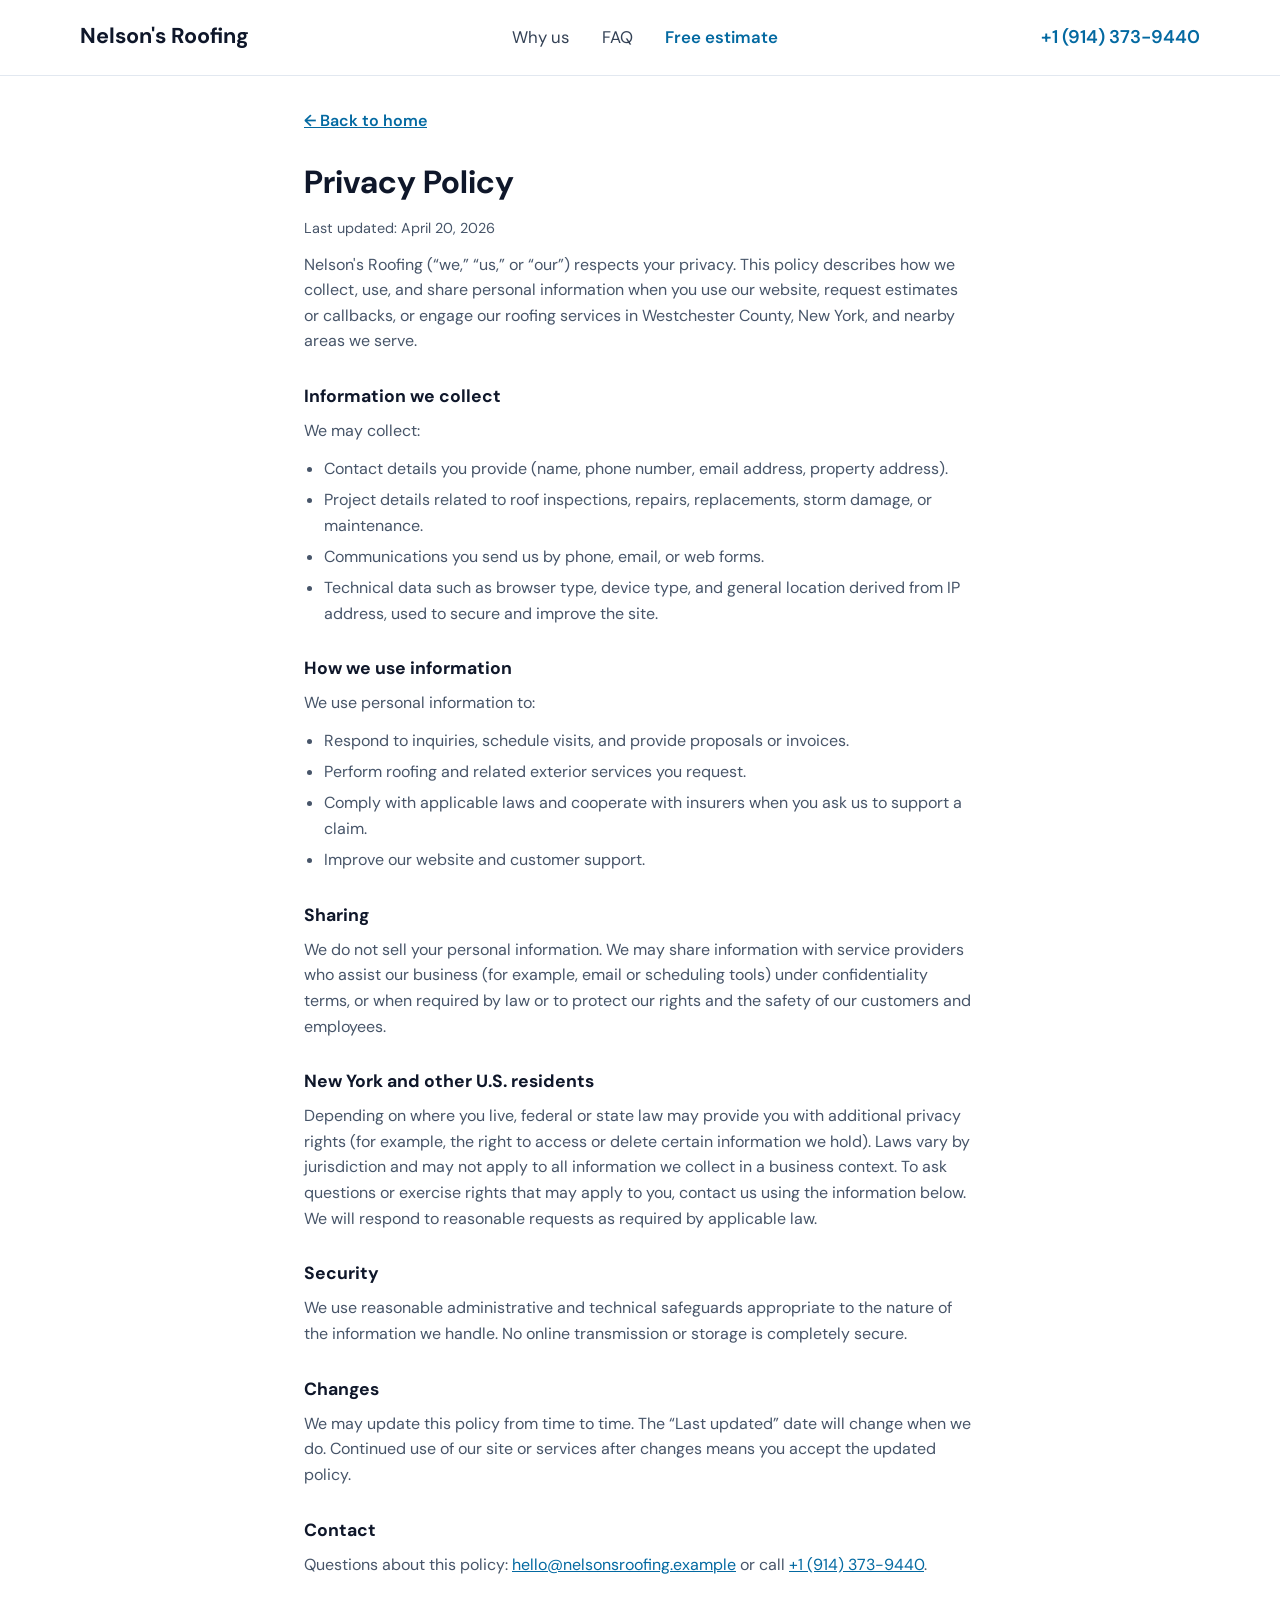
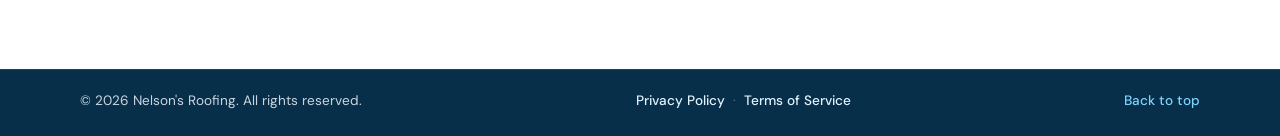
<file: privacy.html>
<!DOCTYPE html>
<html lang="en">
<head>
  <meta charset="UTF-8" />
  <meta name="viewport" content="width=device-width, initial-scale=1" />
  <meta name="description" content="Privacy Policy for Nelson's Roofing: how we handle your information." />
  <meta property="og:type" content="website" />
  <meta property="og:site_name" content="Nelson's Roofing" />
  <meta property="og:title" content="Privacy Policy | Nelson's Roofing" />
  <meta property="og:description" content="How Nelson's Roofing handles your information." />
  <meta property="og:image" content="og-preview.png" />
  <meta property="og:image:width" content="1024" />
  <meta property="og:image:height" content="571" />
  <meta property="og:image:type" content="image/png" />
  <meta name="twitter:card" content="summary_large_image" />
  <meta name="twitter:title" content="Privacy Policy | Nelson's Roofing" />
  <meta name="twitter:image" content="og-preview.png" />
  <title>Privacy Policy | Nelson's Roofing</title>
  <link rel="preconnect" href="https://fonts.googleapis.com" />
  <link rel="preconnect" href="https://fonts.gstatic.com" crossorigin />
  <link href="https://fonts.googleapis.com/css2?family=DM+Sans:ital,opsz,wght@0,9..40,400;0,9..40,500;0,9..40,600;0,9..40,700&display=swap" rel="stylesheet" />
  <link rel="stylesheet" href="styles.css" />
</head>
<body>
  <a class="skip-link" href="#main">Skip to content</a>

  <header class="site-header" id="top">
    <div class="container header-inner">
      <div class="header-brand">
        <a class="header-brand__name" href="index.html">Nelson's Roofing</a>
        <a class="header-brand__phone" href="tel:+19143739440" aria-label="Call Nelson's Roofing at +1 (914) 373-9440">+1 (914) 373-9440</a>
      </div>
      <nav class="site-nav" aria-label="Primary">
        <a href="index.html#why-us">Why us</a>
        <a href="index.html#faq">FAQ</a>
        <a class="nav-cta" href="index.html#footer-contact">Free estimate</a>
      </nav>
    </div>
  </header>

  <main id="main" class="legal-page">
    <div class="container legal-prose">
      <a class="legal-back" href="index.html">← Back to home</a>
      <h1>Privacy Policy</h1>
      <p class="legal-updated">Last updated: April 20, 2026</p>

      <p>
        Nelson's Roofing (“we,” “us,” or “our”) respects your privacy. This policy describes how we collect, use, and share
        personal information when you use our website, request estimates or callbacks, or engage our roofing services in
        Westchester County, New York, and nearby areas we serve.
      </p>

      <h2>Information we collect</h2>
      <p>We may collect:</p>
      <ul>
        <li>Contact details you provide (name, phone number, email address, property address).</li>
        <li>Project details related to roof inspections, repairs, replacements, storm damage, or maintenance.</li>
        <li>Communications you send us by phone, email, or web forms.</li>
        <li>Technical data such as browser type, device type, and general location derived from IP address, used to secure and improve the site.</li>
      </ul>

      <h2>How we use information</h2>
      <p>We use personal information to:</p>
      <ul>
        <li>Respond to inquiries, schedule visits, and provide proposals or invoices.</li>
        <li>Perform roofing and related exterior services you request.</li>
        <li>Comply with applicable laws and cooperate with insurers when you ask us to support a claim.</li>
        <li>Improve our website and customer support.</li>
      </ul>

      <h2>Sharing</h2>
      <p>
        We do not sell your personal information. We may share information with service providers who assist our business
        (for example, email or scheduling tools) under confidentiality terms, or when required by law or to protect our
        rights and the safety of our customers and employees.
      </p>

      <h2>New York and other U.S. residents</h2>
      <p>
        Depending on where you live, federal or state law may provide you with additional privacy rights (for example, the
        right to access or delete certain information we hold). Laws vary by jurisdiction and may not apply to all
        information we collect in a business context. To ask questions or exercise rights that may apply to you, contact us
        using the information below. We will respond to reasonable requests as required by applicable law.
      </p>

      <h2>Security</h2>
      <p>
        We use reasonable administrative and technical safeguards appropriate to the nature of the information we handle.
        No online transmission or storage is completely secure.
      </p>

      <h2>Changes</h2>
      <p>
        We may update this policy from time to time. The “Last updated” date will change when we do. Continued use of our
        site or services after changes means you accept the updated policy.
      </p>

      <h2>Contact</h2>
      <p>
        Questions about this policy: <a href="mailto:hello@nelsonsroofing.example">hello@nelsonsroofing.example</a> or call
        <a href="tel:+19143739440">+1 (914) 373-9440</a>.
      </p>
    </div>
  </main>

  <footer class="site-footer site-footer--minimal" id="footer-contact">
    <div class="footer-bottom footer-bottom--solo">
      <div class="container footer-bottom-inner">
        <p class="footer-copyright">© <span id="year"></span> Nelson's Roofing. All rights reserved.</p>
        <nav class="footer-legal" aria-label="Legal">
          <a href="privacy.html">Privacy Policy</a>
          <span class="footer-legal-sep" aria-hidden="true">·</span>
          <a href="terms.html">Terms of Service</a>
        </nav>
        <a class="footer-back-top" href="#top">Back to top</a>
      </div>
    </div>
  </footer>

  <script src="script.js" defer></script>
</body>
</html>
</file>
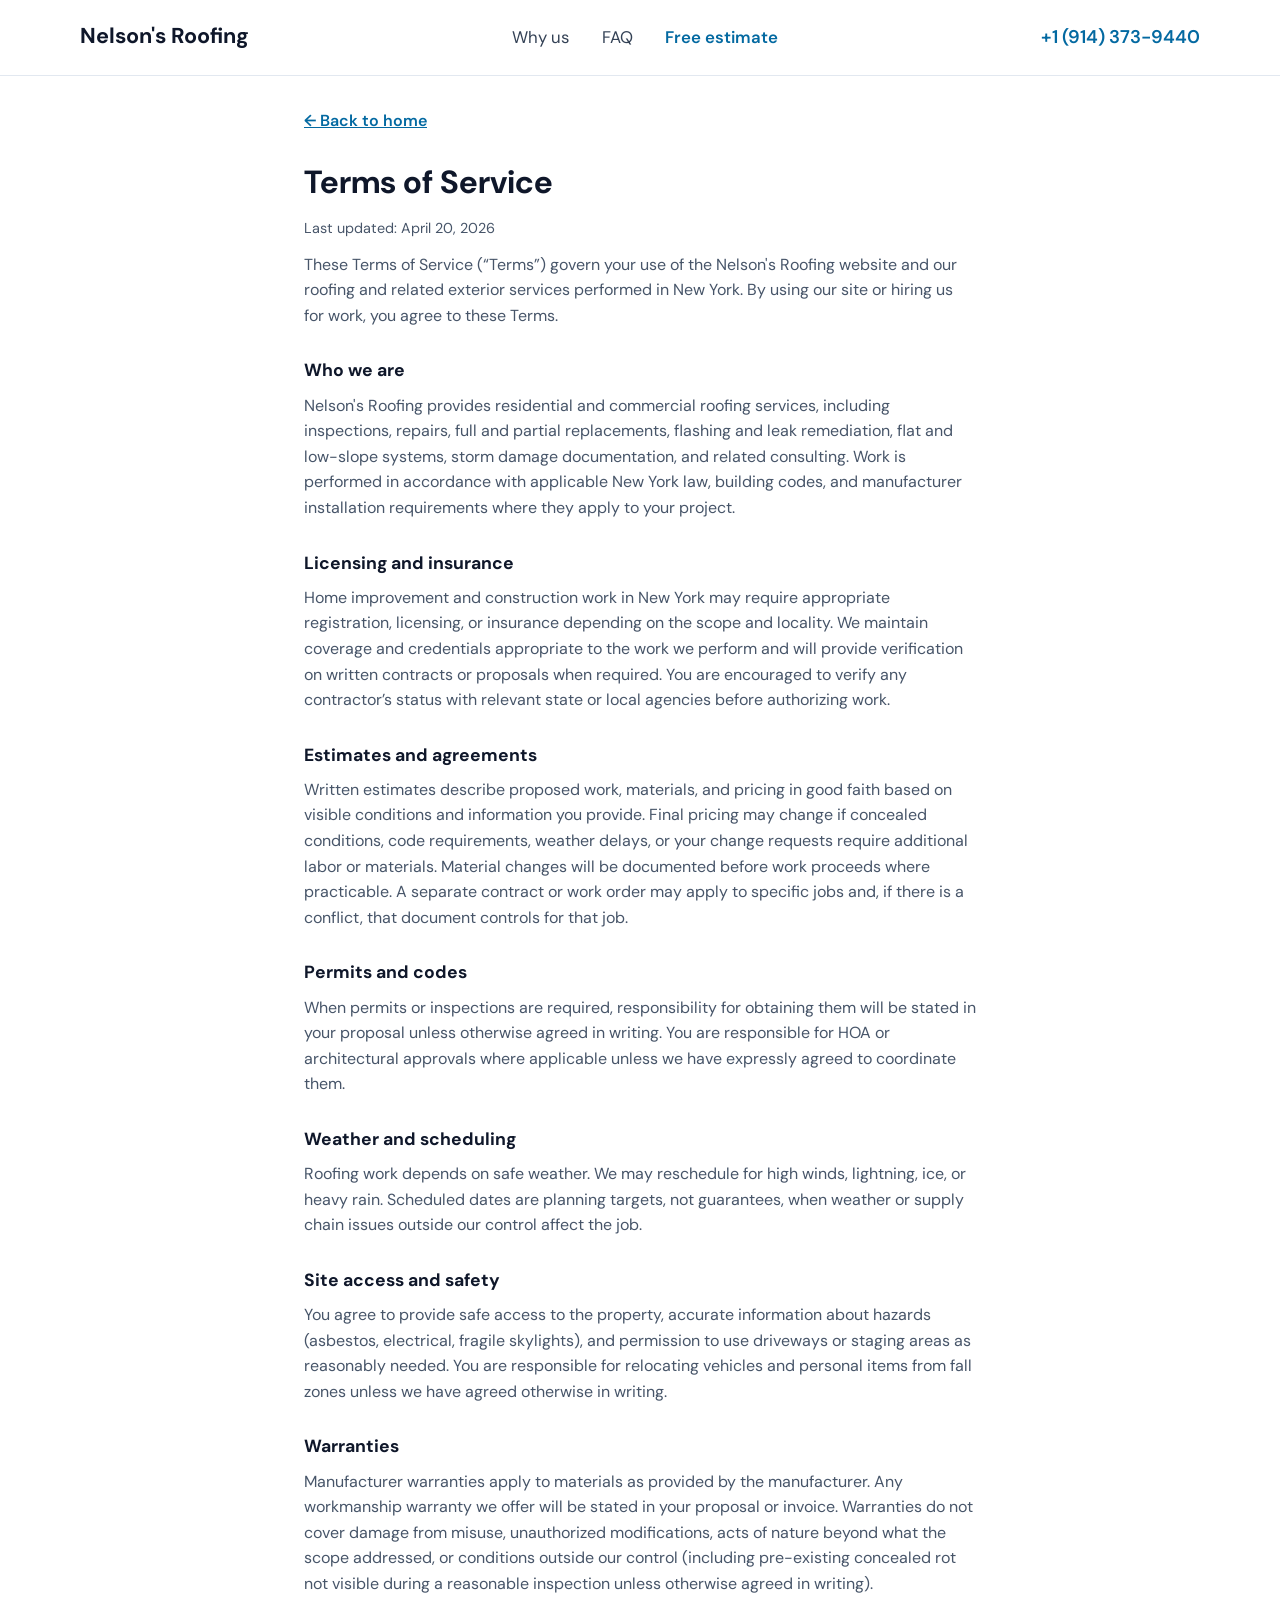
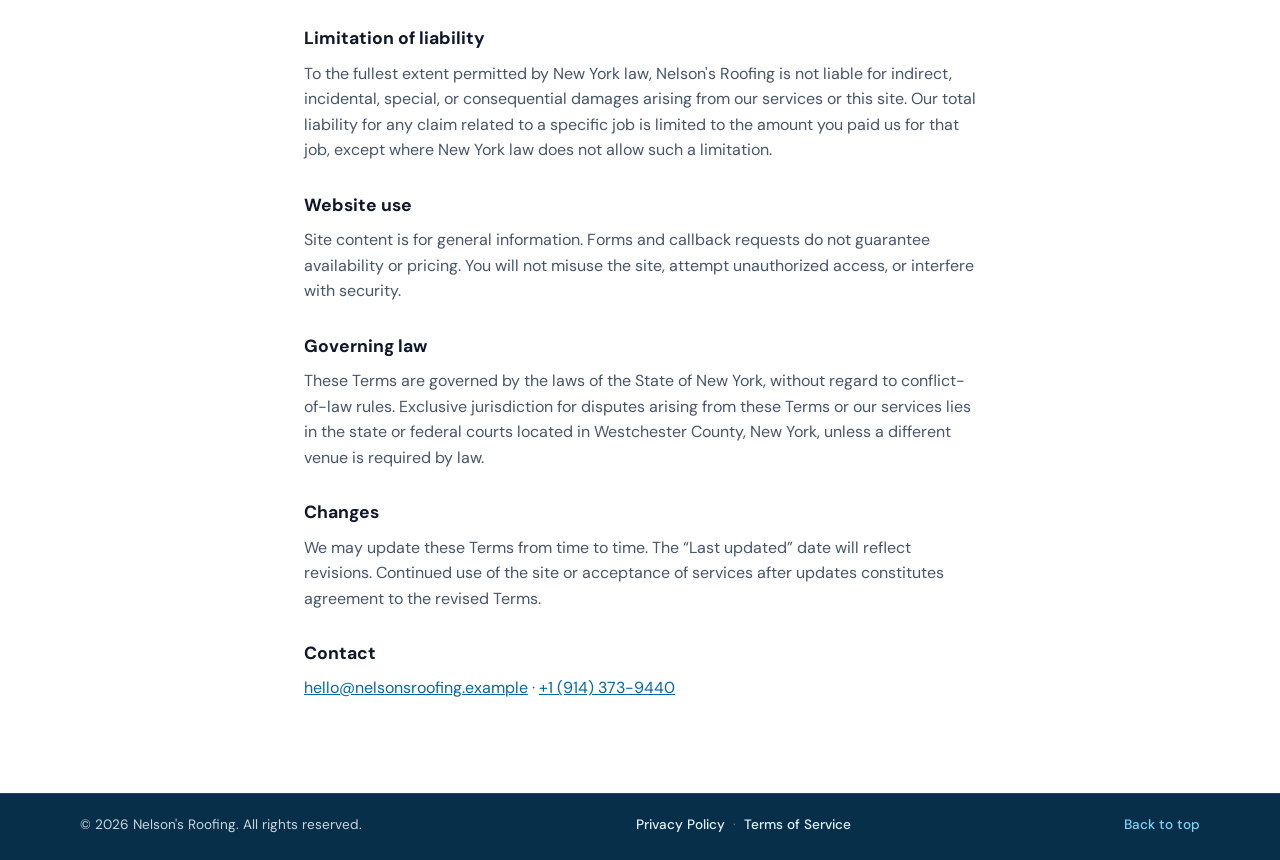
<file: terms.html>
<!DOCTYPE html>
<html lang="en">
<head>
  <meta charset="UTF-8" />
  <meta name="viewport" content="width=device-width, initial-scale=1" />
  <meta name="description" content="Terms of Service for Nelson's Roofing roofing services in New York." />
  <meta property="og:type" content="website" />
  <meta property="og:site_name" content="Nelson's Roofing" />
  <meta property="og:title" content="Terms of Service | Nelson's Roofing" />
  <meta property="og:description" content="Terms for Nelson's Roofing services in New York." />
  <meta property="og:image" content="og-preview.png" />
  <meta property="og:image:width" content="1024" />
  <meta property="og:image:height" content="571" />
  <meta property="og:image:type" content="image/png" />
  <meta name="twitter:card" content="summary_large_image" />
  <meta name="twitter:title" content="Terms of Service | Nelson's Roofing" />
  <meta name="twitter:image" content="og-preview.png" />
  <title>Terms of Service | Nelson's Roofing</title>
  <link rel="preconnect" href="https://fonts.googleapis.com" />
  <link rel="preconnect" href="https://fonts.gstatic.com" crossorigin />
  <link href="https://fonts.googleapis.com/css2?family=DM+Sans:ital,opsz,wght@0,9..40,400;0,9..40,500;0,9..40,600;0,9..40,700&display=swap" rel="stylesheet" />
  <link rel="stylesheet" href="styles.css" />
</head>
<body>
  <a class="skip-link" href="#main">Skip to content</a>

  <header class="site-header" id="top">
    <div class="container header-inner">
      <div class="header-brand">
        <a class="header-brand__name" href="index.html">Nelson's Roofing</a>
        <a class="header-brand__phone" href="tel:+19143739440" aria-label="Call Nelson's Roofing at +1 (914) 373-9440">+1 (914) 373-9440</a>
      </div>
      <nav class="site-nav" aria-label="Primary">
        <a href="index.html#why-us">Why us</a>
        <a href="index.html#faq">FAQ</a>
        <a class="nav-cta" href="index.html#footer-contact">Free estimate</a>
      </nav>
    </div>
  </header>

  <main id="main" class="legal-page">
    <div class="container legal-prose">
      <a class="legal-back" href="index.html">← Back to home</a>
      <h1>Terms of Service</h1>
      <p class="legal-updated">Last updated: April 20, 2026</p>

      <p>
        These Terms of Service (“Terms”) govern your use of the Nelson's Roofing website and our roofing and related
        exterior services performed in New York. By using our site or hiring us for work, you agree to these Terms.
      </p>

      <h2>Who we are</h2>
      <p>
        Nelson's Roofing provides residential and commercial roofing services, including inspections, repairs, full and
        partial replacements, flashing and leak remediation, flat and low-slope systems, storm damage documentation, and
        related consulting. Work is performed in accordance with applicable New York law, building codes, and manufacturer
        installation requirements where they apply to your project.
      </p>

      <h2>Licensing and insurance</h2>
      <p>
        Home improvement and construction work in New York may require appropriate registration, licensing, or insurance
        depending on the scope and locality. We maintain coverage and credentials appropriate to the work we perform and will
        provide verification on written contracts or proposals when required. You are encouraged to verify any contractor’s
        status with relevant state or local agencies before authorizing work.
      </p>

      <h2>Estimates and agreements</h2>
      <p>
        Written estimates describe proposed work, materials, and pricing in good faith based on visible conditions and
        information you provide. Final pricing may change if concealed conditions, code requirements, weather delays, or your
        change requests require additional labor or materials. Material changes will be documented before work proceeds where
        practicable. A separate contract or work order may apply to specific jobs and, if there is a conflict, that document
        controls for that job.
      </p>

      <h2>Permits and codes</h2>
      <p>
        When permits or inspections are required, responsibility for obtaining them will be stated in your proposal unless
        otherwise agreed in writing. You are responsible for HOA or architectural approvals where applicable unless we have
        expressly agreed to coordinate them.
      </p>

      <h2>Weather and scheduling</h2>
      <p>
        Roofing work depends on safe weather. We may reschedule for high winds, lightning, ice, or heavy rain. Scheduled dates
        are planning targets, not guarantees, when weather or supply chain issues outside our control affect the job.
      </p>

      <h2>Site access and safety</h2>
      <p>
        You agree to provide safe access to the property, accurate information about hazards (asbestos, electrical, fragile
        skylights), and permission to use driveways or staging areas as reasonably needed. You are responsible for relocating
        vehicles and personal items from fall zones unless we have agreed otherwise in writing.
      </p>

      <h2>Warranties</h2>
      <p>
        Manufacturer warranties apply to materials as provided by the manufacturer. Any workmanship warranty we offer will be
        stated in your proposal or invoice. Warranties do not cover damage from misuse, unauthorized modifications, acts of
        nature beyond what the scope addressed, or conditions outside our control (including pre-existing concealed rot not
        visible during a reasonable inspection unless otherwise agreed in writing).
      </p>

      <h2>Limitation of liability</h2>
      <p>
        To the fullest extent permitted by New York law, Nelson's Roofing is not liable for indirect, incidental, special, or
        consequential damages arising from our services or this site. Our total liability for any claim related to a specific
        job is limited to the amount you paid us for that job, except where New York law does not allow such a limitation.
      </p>

      <h2>Website use</h2>
      <p>
        Site content is for general information. Forms and callback requests do not guarantee availability or pricing. You
        will not misuse the site, attempt unauthorized access, or interfere with security.
      </p>

      <h2>Governing law</h2>
      <p>
        These Terms are governed by the laws of the State of New York, without regard to conflict-of-law rules. Exclusive
        jurisdiction for disputes arising from these Terms or our services lies in the state or federal courts located in
        Westchester County, New York, unless a different venue is required by law.
      </p>

      <h2>Changes</h2>
      <p>
        We may update these Terms from time to time. The “Last updated” date will reflect revisions. Continued use of the site
        or acceptance of services after updates constitutes agreement to the revised Terms.
      </p>

      <h2>Contact</h2>
      <p>
        <a href="mailto:hello@nelsonsroofing.example">hello@nelsonsroofing.example</a> ·
        <a href="tel:+19143739440">+1 (914) 373-9440</a>
      </p>
    </div>
  </main>

  <footer class="site-footer site-footer--minimal" id="footer-contact">
    <div class="footer-bottom footer-bottom--solo">
      <div class="container footer-bottom-inner">
        <p class="footer-copyright">© <span id="year"></span> Nelson's Roofing. All rights reserved.</p>
        <nav class="footer-legal" aria-label="Legal">
          <a href="privacy.html">Privacy Policy</a>
          <span class="footer-legal-sep" aria-hidden="true">·</span>
          <a href="terms.html">Terms of Service</a>
        </nav>
        <a class="footer-back-top" href="#top">Back to top</a>
      </div>
    </div>
  </footer>

  <script src="script.js" defer></script>
</body>
</html>
</file>
<file: styles.css>
/* Minimal base styles so the site is usable during local preview; extend as needed. */
*,
*::before,
*::after {
  box-sizing: border-box;
}

html {
  scroll-behavior: smooth;
}

body {
  margin: 0;
  font-family: "DM Sans", system-ui, -apple-system, sans-serif;
  font-size: 1rem;
  line-height: 1.6;
  color: #0f172a;
  background: #fff;
}

img {
  max-width: 100%;
  height: auto;
}

/* Discourage save-as / drag / context-menu on site photos; map tiles stay interactive */
body img:not(.leaflet-tile):not(.leaflet-marker-icon):not(.leaflet-marker-shadow) {
  -webkit-user-drag: none;
  user-select: none;
  -webkit-user-select: none;
  -moz-user-select: none;
  -webkit-touch-callout: none;
  pointer-events: none;
}

a {
  color: #0369a1;
}

a:hover {
  text-decoration: underline;
}

.container {
  width: min(1120px, 100% - 2.5rem);
  margin-inline: auto;
}

.skip-link {
  position: absolute;
  left: -9999px;
  top: 0;
  z-index: 100;
  padding: 0.75rem 1rem;
  background: #0f172a;
  color: #fff;
}

.skip-link:focus {
  left: 1rem;
  top: 1rem;
}

.visually-hidden {
  position: absolute;
  width: 1px;
  height: 1px;
  padding: 0;
  margin: -1px;
  overflow: hidden;
  clip: rect(0, 0, 0, 0);
  white-space: nowrap;
  border: 0;
}

.site-header {
  position: sticky;
  top: 0;
  z-index: 50;
  background: rgba(255, 255, 255, 0.92);
  backdrop-filter: blur(10px);
  border-bottom: 1px solid #e2e8f0;
}

.header-inner {
  display: grid;
  grid-template-columns: 1fr;
  align-items: center;
  gap: 1rem;
  padding: 0.85rem 0;
}

.header-inner .header-brand {
  grid-column: 1;
  grid-row: 1;
  justify-self: center;
  text-align: center;
}

.header-inner .site-nav {
  grid-column: 1;
  grid-row: 2;
}

.header-brand {
  display: flex;
  flex-direction: row;
  flex-wrap: nowrap;
  align-items: center;
  justify-content: center;
  gap: 0.5rem;
  white-space: nowrap;
  min-width: 0;
}

.header-brand__name {
  font-family: "DM Sans", system-ui, -apple-system, sans-serif;
  font-size: clamp(1.2rem, 3.2vw, 1.5rem);
  font-weight: 700;
  color: #0f172a;
  text-decoration: none;
  line-height: 1.2;
  white-space: nowrap;
}

.header-brand__name:hover,
.header-brand__name:focus {
  text-decoration: none;
  color: #0369a1;
}

.header-brand__name:focus-visible {
  outline: 2px solid #0369a1;
  outline-offset: 3px;
  border-radius: 0.375rem;
}

.header-brand__phone {
  font-size: clamp(1.05rem, 2.6vw, 1.2rem);
  font-weight: 600;
  color: #0369a1;
  text-decoration: none;
  white-space: nowrap;
}

.header-brand__phone:hover,
.header-brand__phone:focus {
  text-decoration: underline;
}

.header-brand__phone:focus-visible {
  outline: 2px solid #0369a1;
  outline-offset: 2px;
  border-radius: 0.375rem;
}

.site-nav {
  display: none;
}

.site-nav a {
  text-decoration: none;
  color: #334155;
  padding: 0.5rem 0.25rem;
  border-radius: 0.375rem;
}

.site-nav a:hover {
  background: #f1f5f9;
  text-decoration: none;
}

.nav-cta {
  font-weight: 600;
  color: #0369a1 !important;
}

@media (max-width: 899px) {
  .site-header > .container.header-inner {
    display: flex;
    flex-direction: column;
    flex-wrap: nowrap;
    justify-content: center;
    align-items: center;
    gap: 0.5rem;
    padding: 0.5rem 0;
    width: min(1120px, 100% - 1rem);
  }

  .header-inner .header-brand {
    justify-self: unset;
  }

  .header-brand {
    gap: 0.95rem;
  }

  .header-brand__name {
    font-size: clamp(1.45rem, 5.5vw, 1.85rem);
    line-height: 1.25;
  }

  .header-brand__phone {
    font-size: clamp(1.22rem, 4.5vw, 1.45rem);
  }
}

@media (min-width: 900px) {
  .header-inner {
    display: flex;
    flex-direction: row;
    flex-wrap: nowrap;
    align-items: center;
    gap: clamp(0.75rem, 1.5vw, 1.5rem);
    padding: 1rem 0;
    min-height: 0;
  }

  .header-inner::before {
    display: none;
  }

  /* Flatten brand wrapper so name + phone + nav share one flex row: name | nav | phone */
  .header-inner .header-brand {
    display: contents;
  }

  /* Source order with display:contents is name → phone → nav; reorder to name → nav → phone */
  .header-brand__name {
    order: 0;
    flex: 0 0 auto;
    font-size: clamp(1.35rem, 1.6vw, 1.75rem);
  }

  .header-inner .site-nav,
  .site-nav {
    order: 1;
    flex: 1 1 auto;
    display: flex;
    flex-direction: row;
    flex-wrap: nowrap;
    align-items: center;
    justify-content: center;
    gap: clamp(0.65rem, 1.4vw, 1.5rem);
    min-width: 0;
    padding: 0;
    width: auto;
    max-width: none;
    font-size: clamp(1.05rem, 1.2vw, 1.2rem);
  }

  .header-brand__phone {
    order: 2;
    flex: 0 0 auto;
    font-size: clamp(1.15rem, 1.35vw, 1.35rem);
  }

  .site-nav a {
    white-space: nowrap;
    padding: 0.5rem 0.45rem;
  }
}

.hero {
  position: relative;
  display: flex;
  flex-direction: column;
  padding: 3rem 0 4rem;
  overflow: hidden;
  min-height: clamp(280px, 48vh, 560px);
}

/* Mobile-only tagline pill above hero image; shine sweeps left → right */
.hero-mobile-pill {
  display: none;
}

@media (max-width: 899px) {
  .hero-mobile-pill {
    display: block;
    position: absolute;
    top: 1.35rem;
    left: 50%;
    transform: translateX(-50%);
    z-index: 2;
    margin: 0;
    padding: 0.85rem 1.65rem;
    width: max-content;
    max-width: calc(100% - 1.25rem);
    border-radius: 999px;
    font-size: clamp(0.875rem, 3.2vw, 1.0625rem);
    font-weight: 600;
    letter-spacing: 0.03em;
    line-height: 1.35;
    text-align: center;
    color: #fff;
    text-shadow: 0 1px 3px rgba(15, 23, 42, 0.25);
    background: linear-gradient(180deg, #3b82f6 0%, #2563eb 55%, #1d4ed8 100%);
    border: 1px solid rgba(255, 255, 255, 0.35);
    box-shadow:
      0 4px 14px rgba(37, 99, 235, 0.45),
      inset 0 1px 0 rgba(255, 255, 255, 0.22);
    backdrop-filter: blur(8px);
    -webkit-backdrop-filter: blur(8px);
    overflow: hidden;
    pointer-events: none;
  }

  .hero-mobile-pill__text {
    position: relative;
    z-index: 1;
    display: block;
    white-space: nowrap;
  }

  .hero-mobile-pill::before {
    content: "";
    position: absolute;
    top: 0;
    z-index: 0;
    width: 45%;
    height: 100%;
    left: -45%;
    background: linear-gradient(
      90deg,
      transparent 0%,
      rgba(255, 255, 255, 0.08) 30%,
      rgba(255, 255, 255, 0.55) 50%,
      rgba(255, 255, 255, 0.08) 70%,
      transparent 100%
    );
    animation: hero-mobile-pill-shine 2.8s ease-in-out infinite;
  }
}

@keyframes hero-mobile-pill-shine {
  0% {
    left: -45%;
  }

  100% {
    left: 100%;
  }
}

@media (prefers-reduced-motion: reduce) {
  .hero-mobile-pill::before {
    animation: none;
    left: 35%;
    opacity: 0.35;
  }
}

.hero-content {
  position: relative;
  z-index: 2;
  flex: 1;
  display: flex;
  align-items: center;
  justify-content: center;
  width: 100%;
  padding-block: 1.5rem 2rem;
  pointer-events: none;
}

.hero-content-inner {
  pointer-events: auto;
  text-align: center;
  max-width: 36rem;
}

.hero-banner-title {
  margin: 0 0 1.5rem;
  font-size: clamp(1.75rem, 5vw, 2.75rem);
  font-weight: 700;
  line-height: 1.15;
  color: #fff;
  text-shadow: 0 2px 24px rgba(15, 23, 42, 0.45);
}

.hero-banner-actions {
  display: flex;
  flex-direction: row;
  flex-wrap: wrap;
  align-items: stretch;
  justify-content: center;
  gap: 0.75rem;
  width: 100%;
  max-width: 36rem;
  margin-inline: auto;
}

.hero-banner-actions .btn-hero-estimate,
.hero-banner-actions .btn-hero-call {
  flex: 1 1 12rem;
  min-width: 0;
  width: auto;
}

@media (min-width: 480px) {
  .hero-banner-actions {
    max-width: 40rem;
  }
}

@media (max-width: 639px) {
  .hero-banner-actions {
    flex-wrap: nowrap;
    gap: 0.5rem;
  }

  .hero-banner-actions .btn-hero-estimate,
  .hero-banner-actions .btn-hero-call {
    flex: 1 1 0;
    min-width: 0;
    padding: 0.5rem 0.35rem;
    font-size: clamp(0.75rem, 0.5rem + 1.75vw, 0.9375rem);
    font-weight: 500;
    line-height: 1.2;
    white-space: nowrap;
    border-width: 1px;
  }
}

.btn-hero-estimate {
  background: #2563eb;
  color: #fff;
  border-color: transparent;
  text-decoration: none;
}

.btn-hero-estimate:hover {
  background: #1d4ed8;
  color: #fff;
  text-decoration: none;
}

.btn-hero-call {
  background: rgba(255, 255, 255, 0.14);
  color: #fff;
  border: 2px solid rgba(255, 255, 255, 0.5);
  text-decoration: none;
  backdrop-filter: blur(10px);
  -webkit-backdrop-filter: blur(10px);
}

.btn-hero-call:hover {
  background: rgba(255, 255, 255, 0.22);
  border-color: rgba(255, 255, 255, 0.65);
  color: #fff;
  text-decoration: none;
}

.hero-bg {
  position: absolute;
  inset: 0;
  background: linear-gradient(120deg, #e0f2fe 0%, #dcfce7 50%, #f0fdf4 100%);
  z-index: 0;
}

/* Soft scrim so hero headline stays readable in white */
.hero-bg::after {
  content: "";
  position: absolute;
  inset: 0;
  z-index: 1;
  pointer-events: none;
  background: linear-gradient(
    120deg,
    rgba(15, 23, 42, 0.38) 0%,
    rgba(15, 23, 42, 0.28) 50%,
    rgba(15, 23, 42, 0.2) 100%
  );
}

/* Hero photos: mobile vs desktop (wide banner is desktop-only) */
.hero-bg-banner {
  display: none;
  position: absolute;
  inset: 0;
  width: 100%;
  height: 100%;
  background-size: cover;
  background-position: center;
  background-repeat: no-repeat;
  z-index: 0;
}

.hero-bg-banner--mobile {
  background-image: url("assets/mobile-banner.png");
}

.hero-bg-banner--desktop {
  background-image: url("assets/desktop-banner.png");
  background-position: 35% center;
}

@media (max-width: 899px) {
  .hero-bg::after {
    background: linear-gradient(
      to bottom,
      rgba(15, 23, 42, 0.35) 0%,
      rgba(15, 23, 42, 0.5) 100%
    );
  }

  .hero-bg {
    background: linear-gradient(120deg, #e0f2fe 0%, #dcfce7 50%, #f0fdf4 100%);
  }

  .hero-bg-banner--mobile {
    display: block;
    background-size: cover;
    background-position: center top;
    background-color: transparent;
    transform-origin: top center;
    transform: scale(1.07);
  }
}

@media (min-width: 900px) {
  .hero-bg {
    background: transparent;
  }

  .hero-bg-banner--desktop {
    display: block;
  }
}

.eyebrow {
  text-transform: uppercase;
  letter-spacing: 0.08em;
  font-size: 0.75rem;
  font-weight: 600;
  color: #0284c7;
  margin: 0;
}

.hero-actions {
  position: relative;
  z-index: 2;
  display: flex;
  flex-wrap: wrap;
  gap: 0.75rem;
  margin: 1.5rem 0;
}

@media (max-width: 639px) {
  .hero-actions {
    flex-wrap: nowrap;
    gap: 0.5rem;
  }

  .hero-actions .btn {
    flex: 1 1 0;
    min-width: 0;
    padding: 0.65rem 0.5rem;
    font-size: 0.8125rem;
    line-height: 1.25;
    text-align: center;
  }
}

.btn {
  display: inline-flex;
  align-items: center;
  justify-content: center;
  gap: 0.5rem;
  padding: 0.75rem 1.25rem;
  border-radius: 0.5rem;
  font-weight: 600;
  text-decoration: none;
  border: 2px solid transparent;
  cursor: pointer;
  font-size: 1rem;
  font-family: inherit;
  touch-action: manipulation;
}

.btn-primary {
  background: #0284c7;
  color: #fff;
}

.btn-primary:hover {
  background: #0369a1;
  text-decoration: none;
}

.btn-block {
  width: 100%;
}

.hero-card {
  background: #fff;
  border-radius: 1rem;
  padding: 1.5rem;
  box-shadow: 0 20px 50px rgba(15, 23, 42, 0.08);
  border: 1px solid #e2e8f0;
}

.hero-card-title {
  font-weight: 700;
  margin: 0 0 0.25rem;
}

.field {
  display: block;
  margin-bottom: 1rem;
}

.field-label {
  display: block;
  font-size: 0.85rem;
  font-weight: 600;
  margin-bottom: 0.35rem;
}

.field input {
  width: 100%;
  padding: 0.65rem 0.75rem;
  border: 1px solid #cbd5e1;
  border-radius: 0.5rem;
  font: inherit;
}

.field input:focus {
  outline: none;
  box-shadow: none;
}

.field input:focus-visible {
  border-color: #0284c7;
}

.form-note {
  font-size: 0.75rem;
  color: #64748b;
  margin: 0.75rem 0 0;
}

.band {
  padding: 2.5rem 0;
}

.stats {
  background: #0284c7;
  color: #fff;
  padding: 1.25rem 0;
}

.stats-grid {
  display: flex;
  flex-direction: row;
  flex-wrap: nowrap;
  align-items: stretch;
  justify-content: space-between;
  gap: 0.5rem 0.65rem;
  text-align: center;
  overflow-x: visible;
  overscroll-behavior-x: contain;
  -webkit-overflow-scrolling: touch;
}

.stat {
  flex: 1 1 0;
  min-width: 0;
  display: flex;
  flex-direction: column;
  flex-wrap: nowrap;
  align-items: center;
  justify-content: flex-start;
  gap: 0.35rem;
}

@media (min-width: 640px) {
  .stats-grid {
    display: grid;
    grid-template-columns: repeat(3, 1fr);
    gap: 0.75rem 1.25rem;
    text-align: center;
    justify-content: stretch;
    overflow-x: visible;
  }

  .stat {
    display: block;
    flex: initial;
    min-width: unset;
  }
}

.stat-num {
  display: block;
  font-family: "DM Sans", system-ui, -apple-system, sans-serif;
  font-size: 1.75rem;
  font-weight: 700;
  color: #fff;
  line-height: 1.15;
}

.stat-label {
  font-size: 0.85rem;
  color: rgba(255, 255, 255, 0.88);
  line-height: 1.25;
  white-space: nowrap;
}

@media (max-width: 639px) {
  .stats .stat-num {
    display: block;
    font-size: clamp(0.95rem, 3.8vw, 1.2rem);
    flex-shrink: 0;
    line-height: 1.1;
  }

  .stats .stat-label {
    font-size: clamp(0.62rem, 2.6vw, 0.75rem);
    line-height: 1.2;
  }
}

.rating-badges {
  background: #fff;
  padding: 0.75rem 0 0.5rem;
}

.rating-badges-inner {
  display: grid;
  grid-template-columns: 1fr auto 1fr;
  align-items: center;
  gap: clamp(0.45rem, 2vw, 0.85rem);
  min-height: 3rem;
}

.rating-badges-side {
  font-weight: 800;
  font-size: clamp(0.98rem, 3.1vw, 1.22rem);
  letter-spacing: 0.06em;
  color: #0f172a;
  white-space: nowrap;
  min-width: 0;
}

.rating-badges-side--left {
  justify-self: end;
  text-align: right;
}

.rating-badges-side--right {
  justify-self: start;
  letter-spacing: 0.02em;
  font-variant-numeric: tabular-nums;
}

.rating-badges-center {
  display: flex;
  justify-content: center;
  align-items: center;
  justify-self: center;
  flex-shrink: 0;
  min-width: 0;
}

.rating-badges img {
  display: block;
  min-width: 0;
  width: 100%;
  max-width: 175px;
  max-height: 56px;
  height: auto;
  margin-inline: 0;
  object-fit: contain;
  object-position: center;
}

@media (max-width: 639px) {
  .rating-badges {
    padding: 0.5rem 0 0.35rem;
  }

  .rating-badges-inner {
    min-height: 2.35rem;
    gap: clamp(0.3rem, 1.5vw, 0.55rem);
  }

  .rating-badges-side {
    font-size: clamp(0.78rem, 2.6vw, 0.92rem);
    letter-spacing: 0.045em;
  }

  .rating-badges-side--right {
    letter-spacing: 0.015em;
  }

  .rating-badges img {
    max-width: 132px;
    max-height: 42px;
  }
}

.section {
  padding: 4rem 0;
}

/* FAQ sits inside #why-us below carousels */
#why-us {
  padding-top: 1.25rem;
  padding-bottom: 1.25rem;
}

#why-us #faq {
  margin-top: 1.5rem;
  width: 100%;
}

/* Small screens: intro → carousels → FAQ → map → reviews */
@media (max-width: 899px) {
  #why-us .why-split {
    gap: 1.25rem;
  }

  #why-us .why-split .split-copy {
    order: 1;
  }

  #why-us .why-split .why-carousels-pair {
    order: 2;
  }

  #why-us #faq {
    order: 3;
    margin-top: 1.5rem;
  }

  #why-us .why-split .split-panel {
    order: 4;
  }

  #why-us .why-split .split-reviews-wide {
    order: 5;
  }
}

.section-head {
  text-align: center;
  max-width: 720px;
  margin: 0 auto 2.5rem;
}

.section-head h2 {
  font-family: "DM Sans", system-ui, -apple-system, sans-serif;
  font-size: clamp(1.75rem, 3vw, 2.25rem);
  margin: 0.5rem 0;
}

.split {
  display: grid;
  gap: 2rem;
  align-items: start;
}

@media (min-width: 900px) {
  .split {
    grid-template-columns: 1fr 1fr;
  }

  /* Row 1: copy | map; row 2: carousels full width; row 3: FAQ; row 4: reviews */
  #why-us .why-split {
    grid-template-rows: auto auto auto auto;
  }

  #why-us .why-split .split-copy {
    grid-column: 1;
    grid-row: 1;
  }

  #why-us .why-split .split-panel {
    grid-column: 2;
    grid-row: 1;
  }

  #why-us .why-split .why-carousels-pair {
    grid-column: 1 / -1;
    grid-row: 2;
    width: 100%;
    margin-top: 0;
  }

  #why-us #faq {
    grid-column: 1 / -1;
    grid-row: 3;
    width: 100%;
    margin-top: 0;
  }

  #why-us .why-split .split-reviews-wide {
    grid-column: 1 / -1;
    grid-row: 4;
    margin-top: 0.25rem;
  }
}

.checklist {
  list-style: none;
  padding: 0;
  margin: 1rem 0 1.5rem;
}

.checklist li {
  padding: 0.35rem 0 0.35rem 1.5rem;
  position: relative;
}

.checklist li::before {
  content: "✓";
  position: absolute;
  left: 0;
  color: #16a34a;
  font-weight: 700;
}

#why-us .split-copy .eyebrow {
  text-align: center;
  font-size: 0.8125rem;
}

#why-us .split-copy h2 {
  text-align: center;
  font-size: clamp(1.45rem, 4vw, 2rem);
  line-height: 1.22;
}

#why-us .split-copy .checklist {
  font-size: 1.0625rem;
}

#why-us .split-copy .hero-actions {
  justify-content: center;
}

@media (max-width: 639px) {
  #why-us .split-copy .hero-actions .btn {
    flex: 0 1 auto;
  }
}

.why-residential {
  margin-top: 1.25rem;
  text-align: center;
}

.why-carousels-pair {
  margin-top: clamp(1.5rem, 4vw, 2.75rem);
  width: 100%;
}

/* Pair sits under CTA; top spacing lives on the pair; avoid double top margin */
.why-carousels-pair > .why-residential {
  margin-top: 0;
}

@media (min-width: 900px) {
  .why-carousels-pair {
    display: grid;
    grid-template-columns: 1fr;
    gap: 1.75rem;
    align-items: start;
  }

  /* Grid: image column + copy column */
  .why-carousels-pair .why-carousel-visual {
    display: contents;
  }

  .why-carousels-pair .why-residential .why-residential-carousel {
    display: grid;
    grid-template-columns: clamp(280px, 40vw, 560px) minmax(0, 1fr);
    grid-template-rows: auto;
    column-gap: clamp(1.35rem, 3vw, 2.25rem);
    row-gap: 0;
  }

  .why-carousels-pair .why-residential .why-carousel-viewport {
    grid-column: 1;
    grid-row: 1;
    width: 100%;
    margin-inline: 0;
    align-self: center;
  }

  .why-carousels-pair .why-residential .why-carousel-aside {
    grid-column: 2;
    grid-row: 1;
    align-self: center;
    min-width: 0;
  }

  .why-carousels-pair .why-residential-title {
    font-size: clamp(1.48rem, 2.5vw, 1.95rem);
  }

  .why-carousels-pair .why-carousel-bullets {
    font-size: clamp(1.06rem, 1.65vw, 1.18rem);
    line-height: 1.55;
  }

  .why-carousels-pair .why-carousel-title {
    max-width: clamp(280px, 40vw, 560px);
  }
}

.why-carousels-pair .why-residential-title {
  font-size: clamp(1.38rem, 4.3vw, 1.75rem);
}

.why-carousels-pair .why-carousel-bullets {
  font-size: clamp(1.04rem, 3.2vw, 1.14rem);
  line-height: 1.5;
}

.why-carousels-pair .why-carousel-aside .why-residential-title {
  margin-top: 0;
}

/* Carousel slide titles: wrap naturally; no truncation */
.why-carousels-pair .why-carousel-title {
  overflow-wrap: break-word;
  word-wrap: break-word;
}

/* Optional two-part titles (data-carousel-title uses "||"); desktop reads as one line */
.why-carousels-pair .why-carousel-title .why-carousel-title__row {
  display: inline;
}

@media (min-width: 900px) {
  .why-carousels-pair .why-carousel-title .why-carousel-title__row + .why-carousel-title__row::before {
    content: ' ';
  }
}

.why-carousels-pair .why-residential-carousel {
  gap: 0.85rem;
}

/* Viewport matches carousel image aspect (1024×682); beside copy on desktop */
.why-carousel-visual {
  display: flex;
  flex-direction: column;
  align-items: center;
  width: 100%;
}

.why-carousel-visual .why-carousel-viewport {
  width: 100%;
}

.why-residential-title {
  font-family: "DM Sans", system-ui, -apple-system, sans-serif;
  font-size: clamp(1.32rem, 2.6vw, 1.62rem);
  font-weight: 600;
  line-height: 1.25;
  margin: 0 0 1rem;
  color: #0f172a;
}

.why-residential-figure {
  margin: 0;
  padding: 0;
  border-radius: 0.75rem;
  overflow: hidden;
  border: 1px solid #e2e8f0;
  box-shadow: 0 4px 24px rgba(15, 23, 42, 0.08);
  background: #f1f5f9;
}

.why-residential-figure img {
  display: block;
  width: 100%;
  height: auto;
  vertical-align: middle;
}

.why-residential-carousel {
  display: flex;
  flex-direction: column;
  align-items: stretch;
  gap: 0.65rem;
  margin-top: 0;
}

.why-carousel-aside {
  order: -1;
  min-width: 0;
}

.why-carousel-bullets {
  list-style: none;
  margin: 0.35rem 0 0;
  padding: 0;
  display: none;
  font-size: 0.9rem;
  color: #475569;
  line-height: 1.45;
  text-align: left;
}

.why-carousel-bullets.is-active {
  display: block;
}

.why-carousel-bullets li {
  padding: 0.45rem 0 0.55rem 1.15rem;
  position: relative;
}

.why-carousels-pair .why-carousel-bullets li + li {
  margin-top: 0.15rem;
}

.why-carousel-bullets li::before {
  content: "•";
  position: absolute;
  left: 0;
  color: #0284c7;
  font-weight: 700;
}

/* Mobile: title → imagery; hide bullet copy; titles wrap in full (no ellipsis) */
@media (max-width: 899px) {
  .why-carousels-pair .why-carousel-bullets,
  .why-carousels-pair .why-carousel-bullets.is-active {
    display: none;
  }

  .why-carousels-pair .why-residential-carousel {
    display: flex;
    flex-direction: column;
    align-items: stretch;
  }

  /* Flatten wrappers so flex `order` can place heading → image */
  .why-carousels-pair .why-carousel-visual,
  .why-carousels-pair .why-carousel-aside {
    display: contents;
  }

  .why-carousels-pair .why-residential-carousel .why-carousel-title {
    order: 1;
    width: 100%;
    max-width: 100%;
    min-width: 0;
    align-self: stretch;
    box-sizing: border-box;
    margin-bottom: 0.5rem;
    margin-inline: 0;
    text-align: center;
    text-wrap: balance;
    line-height: 1.3;
  }

  .why-carousels-pair .why-carousel-title .why-carousel-title__row {
    display: block;
  }

  .why-carousels-pair .why-carousel-title .why-carousel-title__row + .why-carousel-title__row {
    margin-top: 0.08em;
  }

  .why-carousels-pair .why-residential-carousel .why-carousel-viewport {
    order: 2;
    width: 100%;
  }
}

@media (min-width: 900px) {
  .why-residential-carousel {
    flex-direction: row;
    align-items: flex-start;
    gap: 1rem;
    text-align: left;
  }

  .why-carousel-aside {
    order: 0;
    flex: 1;
    min-width: 0;
  }

  .why-residential-carousel > .why-carousel-visual {
    flex: 0 0 clamp(168px, 34vw, 236px);
    width: clamp(168px, 34vw, 236px);
    max-width: 100%;
    margin: 0;
    align-self: flex-start;
  }

  .why-residential-carousel > .why-carousel-visual .why-carousel-viewport {
    width: 100%;
  }

  .why-carousel-aside .why-residential-title {
    margin-top: 0;
    text-align: left;
  }
}

.why-carousel-viewport {
  position: relative;
  width: 100%;
  /* Matches assets/why-carousel-*.png (1024×682); avoids letterboxing vs square box */
  aspect-ratio: 1024 / 682;
  max-width: 100%;
  margin: 0 auto;
  border-radius: 0.75rem;
  overflow: hidden;
  border: 1px solid #e2e8f0;
  box-shadow: 0 4px 24px rgba(15, 23, 42, 0.08);
  background: #f1f5f9;
  /* Prefer vertical scrolling on the page; horizontal swipes are handled in JS */
  touch-action: pan-y;
  /* Prevent global img { height: auto } from collapsing the box */
  min-height: 0;
}

.why-carousel-slides {
  position: absolute;
  inset: 0;
  width: 100%;
  height: 100%;
}

.why-carousel-slide.why-residential-figure {
  position: absolute;
  inset: 0;
  margin: 0;
  border: none;
  box-shadow: none;
  border-radius: 0;
  opacity: 0;
  transition: opacity 0.65s ease;
  pointer-events: none;
  z-index: 0;
}

.why-carousel-slide.is-active {
  opacity: 1;
  z-index: 1;
}

.why-carousel-slide img {
  width: 100%;
  height: 100%;
  object-fit: contain;
  object-position: center center;
  vertical-align: middle;
}

.why-carousel-dots {
  position: absolute;
  bottom: 0.75rem;
  left: 50%;
  transform: translateX(-50%);
  display: flex;
  gap: 0.5rem;
  z-index: 2;
  padding: 0.25rem 0.5rem;
  border-radius: 9999px;
  background: rgba(15, 23, 42, 0.35);
  backdrop-filter: blur(4px);
}

.why-carousel-dot {
  width: 0.5rem;
  height: 0.5rem;
  padding: 0;
  border: none;
  border-radius: 9999px;
  background: rgba(255, 255, 255, 0.55);
  cursor: pointer;
  transition: transform 0.2s ease, background 0.2s ease;
}

.why-carousel-dot:hover,
.why-carousel-dot:focus-visible {
  background: rgba(255, 255, 255, 0.9);
  outline: none;
}

.why-carousel-dot:focus-visible {
  box-shadow: 0 0 0 2px #0f172a, 0 0 0 4px #fff;
}

.why-carousel-dot.is-active {
  background: #4ade80;
  transform: scale(1.2);
}

@media (prefers-reduced-motion: reduce) {
  .why-carousel-slide.why-residential-figure {
    transition: none;
  }

  .why-carousel-dot {
    transition: none;
  }
}

.split-copy .hero-actions {
  margin-top: 0;
  margin-bottom: 0;
}

.split-panel .service-area-map {
  position: relative;
  isolation: isolate;
  margin: 0;
  background: linear-gradient(135deg, #e0f2fe, #f0fdf4);
  border-radius: 0.75rem;
  border: 1px solid #bae6fd;
  overflow: hidden;
  box-shadow: 0 1px 2px rgba(15, 23, 42, 0.06);
}

.service-area-map-canvas {
  height: min(360px, 58vh);
  width: 100%;
}

.service-area-map-canvas:focus {
  outline: none;
}

.service-area-map-canvas:focus-visible {
  outline: 2px solid #0284c7;
  outline-offset: 2px;
}

.service-area-map .leaflet-container {
  font-family: inherit;
}

.service-area-map .leaflet-control-scale-line {
  border-color: rgba(15, 23, 42, 0.35);
  color: #0f172a;
  background: rgba(255, 255, 255, 0.82);
}

.service-area-map-caption {
  margin: 0;
  padding: 0.75rem 1rem;
  font-size: 0.9rem;
  color: #475569;
  text-align: center;
  border-top: 1px solid rgba(2, 132, 199, 0.2);
  background: rgba(255, 255, 255, 0.65);
}

.service-area-map-attrib {
  margin: 0;
  padding: 0 1rem 0.65rem;
  font-size: 0.65rem;
  line-height: 1.35;
  color: #64748b;
  text-align: center;
  background: rgba(255, 255, 255, 0.65);
}

.split-panel {
  display: flex;
  flex-direction: column;
  gap: 1.25rem;
}

.split-reviews {
  margin: 0;
  padding: 0;
}

.split-reviews-trustpilot {
  margin: 0 0 0.35rem;
}

.split-reviews-trustpilot-img {
  display: block;
  max-width: 140px;
  height: auto;
}

.split-reviews-heading {
  margin: 0.5rem 0 0.75rem;
  font-family: "DM Sans", system-ui, -apple-system, sans-serif;
  font-size: 1.2rem;
  color: #0f172a;
  text-align: left;
}

.split-reviews-wide .split-reviews-heading {
  text-align: center;
}

@media (min-width: 900px) {
  .split-reviews-wide .split-reviews-list {
    display: grid;
    grid-template-columns: repeat(2, minmax(0, 1fr));
    gap: 1rem;
    align-items: stretch;
  }

  /* Equal width (grid columns) + equal height per row: cards fill the row */
  .split-reviews-wide .split-review {
    display: flex;
    min-width: 0;
    min-height: 0;
    height: 100%;
  }

  .split-reviews-wide .split-review-card {
    flex: 1;
    display: flex;
    flex-direction: column;
    min-height: 0;
    width: 100%;
  }

  .split-reviews-wide .split-review-body {
    flex: 1;
    display: flex;
    flex-direction: column;
    min-height: 0;
  }

  .split-reviews-wide .split-review-quote {
    flex: 1;
    display: flex;
    flex-direction: column;
    min-height: 0;
  }

  .split-reviews-wide .split-review-meta {
    margin-top: auto;
  }
}

.split-reviews-list {
  list-style: none;
  margin: 0;
  padding: 0;
  display: flex;
  flex-direction: column;
  gap: 0.85rem;
}

.split-review {
  margin: 0;
  padding: 0;
}

.split-review-card {
  padding: 0.45rem 0.42rem;
  border: 1px solid rgba(148, 163, 184, 0.4);
  border-radius: 0.65rem;
  background: rgba(255, 255, 255, 0.92);
  box-shadow: 0 1px 2px rgba(15, 23, 42, 0.05);
}

.split-review-avatar {
  width: 36px;
  height: 36px;
  border-radius: 50%;
  object-fit: cover;
  flex-shrink: 0;
  border: 1px solid rgba(148, 163, 184, 0.35);
}

.split-review-body {
  display: flex;
  flex-direction: column;
  align-items: stretch;
  gap: 0.28rem;
  min-width: 0;
  text-align: left;
}

.split-review-top {
  display: flex;
  flex-direction: row;
  align-items: center;
  gap: 0.4rem;
  min-width: 0;
  width: 100%;
}

.split-review-quote {
  width: 100%;
  min-width: 0;
}

.split-review-head {
  display: flex;
  flex-wrap: wrap;
  flex: 1;
  align-items: center;
  align-content: center;
  gap: 0.4rem 0.55rem;
  min-width: 0;
  margin: 0;
}

.split-review-stars {
  display: flex;
  flex-wrap: nowrap;
  align-items: center;
  justify-content: flex-start;
  gap: 0.12rem;
  margin: 0;
  font-size: 1rem;
  line-height: 1;
  letter-spacing: 0.02em;
  text-align: left;
}

.split-review-star.is-full {
  color: #ca8a04;
}

.split-review-star.is-empty {
  color: #cbd5e1;
}

.split-review-star-half {
  position: relative;
  display: inline-block;
  width: 1em;
  height: 1em;
  line-height: 1;
  flex-shrink: 0;
}

.split-review-star-half .split-review-star.is-empty {
  color: #cbd5e1;
}

.split-review-star-half-fill {
  position: absolute;
  left: 0;
  top: 0;
  clip-path: inset(0 50% 0 0);
  pointer-events: none;
}

.split-review-text {
  margin: 0;
  padding: 0;
  font-size: 0.9375rem;
  line-height: 1.45;
  color: #334155;
}

.split-review-name {
  margin: 0;
  font-size: 1.125rem;
  font-weight: 600;
  color: #0f172a;
  line-height: 1.25;
}

.split-review-meta {
  margin: 0.35rem 0 0;
  font-size: 0.8125rem;
  color: #64748b;
}

.narrow {
  max-width: 720px;
  margin-inline: auto;
}

.faq details {
  border: 1px solid #e2e8f0;
  border-radius: 0.5rem;
  padding: 0.75rem 1rem;
  margin-bottom: 0.75rem;
  background: #fff;
}

.faq summary {
  font-weight: 600;
  cursor: pointer;
}

.faq p {
  margin: 0.75rem 0 0;
  color: #475569;
}

#why-us #faq .section-head .eyebrow {
  font-size: 0.8125rem;
}

#why-us #faq .section-head h2 {
  font-size: clamp(1.85rem, 3.1vw, 2.35rem);
}

#why-us #faq .faq summary,
#why-us #faq .faq p {
  font-size: 1.0625rem;
}

.site-footer {
  background: #fff;
  color: #334155;
  padding: 3rem 0 0;
}

.site-footer .footer-grid a {
  color: #0369a1;
  text-decoration: none;
}

.site-footer .footer-grid a:hover {
  color: #0284c7;
  text-decoration: underline;
}

.footer-bottom a {
  color: #7dd3fc;
  text-decoration: none;
}

.footer-bottom a:hover {
  color: #e0f2fe;
  text-decoration: underline;
}

.footer-grid {
  display: grid;
  gap: 1.5rem;
}

@media (min-width: 768px) {
  .footer-grid {
    grid-template-columns: 1fr 1fr;
    gap: 2rem;
  }
}

.site-footer .hero-card {
  color: #0f172a;
}

.footer-heading {
  color: #0f172a;
  font-size: 1.45rem;
  font-weight: 700;
  line-height: 1.25;
  margin: 0 0 0.65rem;
}

.footer-note {
  font-size: 1.08rem;
  margin: 0 0 1.25rem;
  color: #64748b;
  line-height: 1.5;
}

.footer-contact-block {
  min-width: 0;
  text-align: center;
}

.contact-list {
  list-style: none;
  padding: 0;
  margin: 0;
  display: grid;
  grid-template-columns: 1fr;
  gap: 1.1rem 0;
  align-items: start;
}

.contact-list li {
  margin: 0;
  min-width: 0;
}

.contact-list li > a,
.contact-list li > span:not(.contact-label) {
  display: block;
  margin-top: 0.28rem;
  font-size: 1.1875rem;
  font-weight: 600;
  line-height: 1.5;
  overflow-wrap: break-word;
  word-break: break-word;
}

.contact-label {
  display: block;
  font-size: 0.85rem;
  font-weight: 700;
  text-transform: uppercase;
  letter-spacing: 0.06em;
  color: #64748b;
}

@media (min-width: 768px) {
  .footer-contact-block {
    text-align: left;
  }

  .footer-heading {
    font-size: 1.65rem;
  }

  .footer-note {
    font-size: 1.12rem;
  }

  .contact-list {
    grid-template-columns: 1fr 1fr;
    gap: 1.35rem 1.5rem;
  }

  .contact-label {
    font-size: 0.9rem;
  }

  .contact-list li > a,
  .contact-list li > span:not(.contact-label) {
    font-size: 1.3125rem;
    line-height: 1.45;
  }
}

.footer-bottom {
  margin-top: 2rem;
  border-top: 1px solid #0c4a6e;
  padding: 1.25rem 0 1.5rem;
  font-size: 0.85rem;
  color: #cbd5e1;
  text-align: center;
  background: #082f49;
}

.footer-bottom-inner {
  display: flex;
  flex-direction: column;
  flex-wrap: wrap;
  gap: 0.75rem;
  justify-content: center;
  align-items: center;
  text-align: center;
}

.footer-copyright {
  margin: 0;
}

.footer-legal {
  display: flex;
  flex-wrap: wrap;
  align-items: center;
  justify-content: center;
  gap: 0.35rem 0.5rem;
}

.footer-legal a {
  font-weight: 500;
  color: #e0f2fe;
}

.footer-legal a:hover {
  color: #fff;
}

.footer-legal-sep {
  color: rgba(255, 255, 255, 0.35);
  user-select: none;
}

.footer-back-top {
  font-weight: 500;
}

@media (min-width: 768px) {
  .footer-bottom {
    text-align: left;
  }

  .footer-bottom-inner {
    flex-direction: row;
    flex-wrap: nowrap;
    justify-content: space-between;
    align-items: center;
    gap: 1rem;
    text-align: left;
  }

  .footer-legal {
    flex-wrap: nowrap;
    justify-content: center;
    flex: 1 1 auto;
    min-width: 0;
  }

  .footer-copyright {
    flex: 0 1 auto;
    min-width: 0;
  }

  .footer-back-top {
    flex: 0 0 auto;
    white-space: nowrap;
  }
}

/* Legal pages (privacy, terms) */
.legal-page {
  padding: 2rem 0 3rem;
}

.legal-page h1 {
  font-family: "DM Sans", system-ui, -apple-system, sans-serif;
  font-size: clamp(1.5rem, 4vw, 2rem);
  color: #0f172a;
  margin: 0 0 0.5rem;
}

.legal-updated {
  font-size: 0.9rem;
  color: #64748b;
  margin: 0 0 2rem;
}

.legal-prose {
  max-width: 42rem;
}

.legal-prose h2 {
  font-size: 1.1rem;
  margin: 1.75rem 0 0.5rem;
  color: #0f172a;
}

.legal-prose p,
.legal-prose li {
  color: #475569;
  margin: 0 0 0.75rem;
}

.legal-prose ul {
  margin: 0 0 1rem;
  padding-left: 1.25rem;
}

.legal-prose li {
  margin-bottom: 0.35rem;
}

.legal-back {
  display: inline-block;
  margin-bottom: 1.5rem;
  font-weight: 600;
}

.site-footer--minimal {
  padding: 0;
}
</file>
